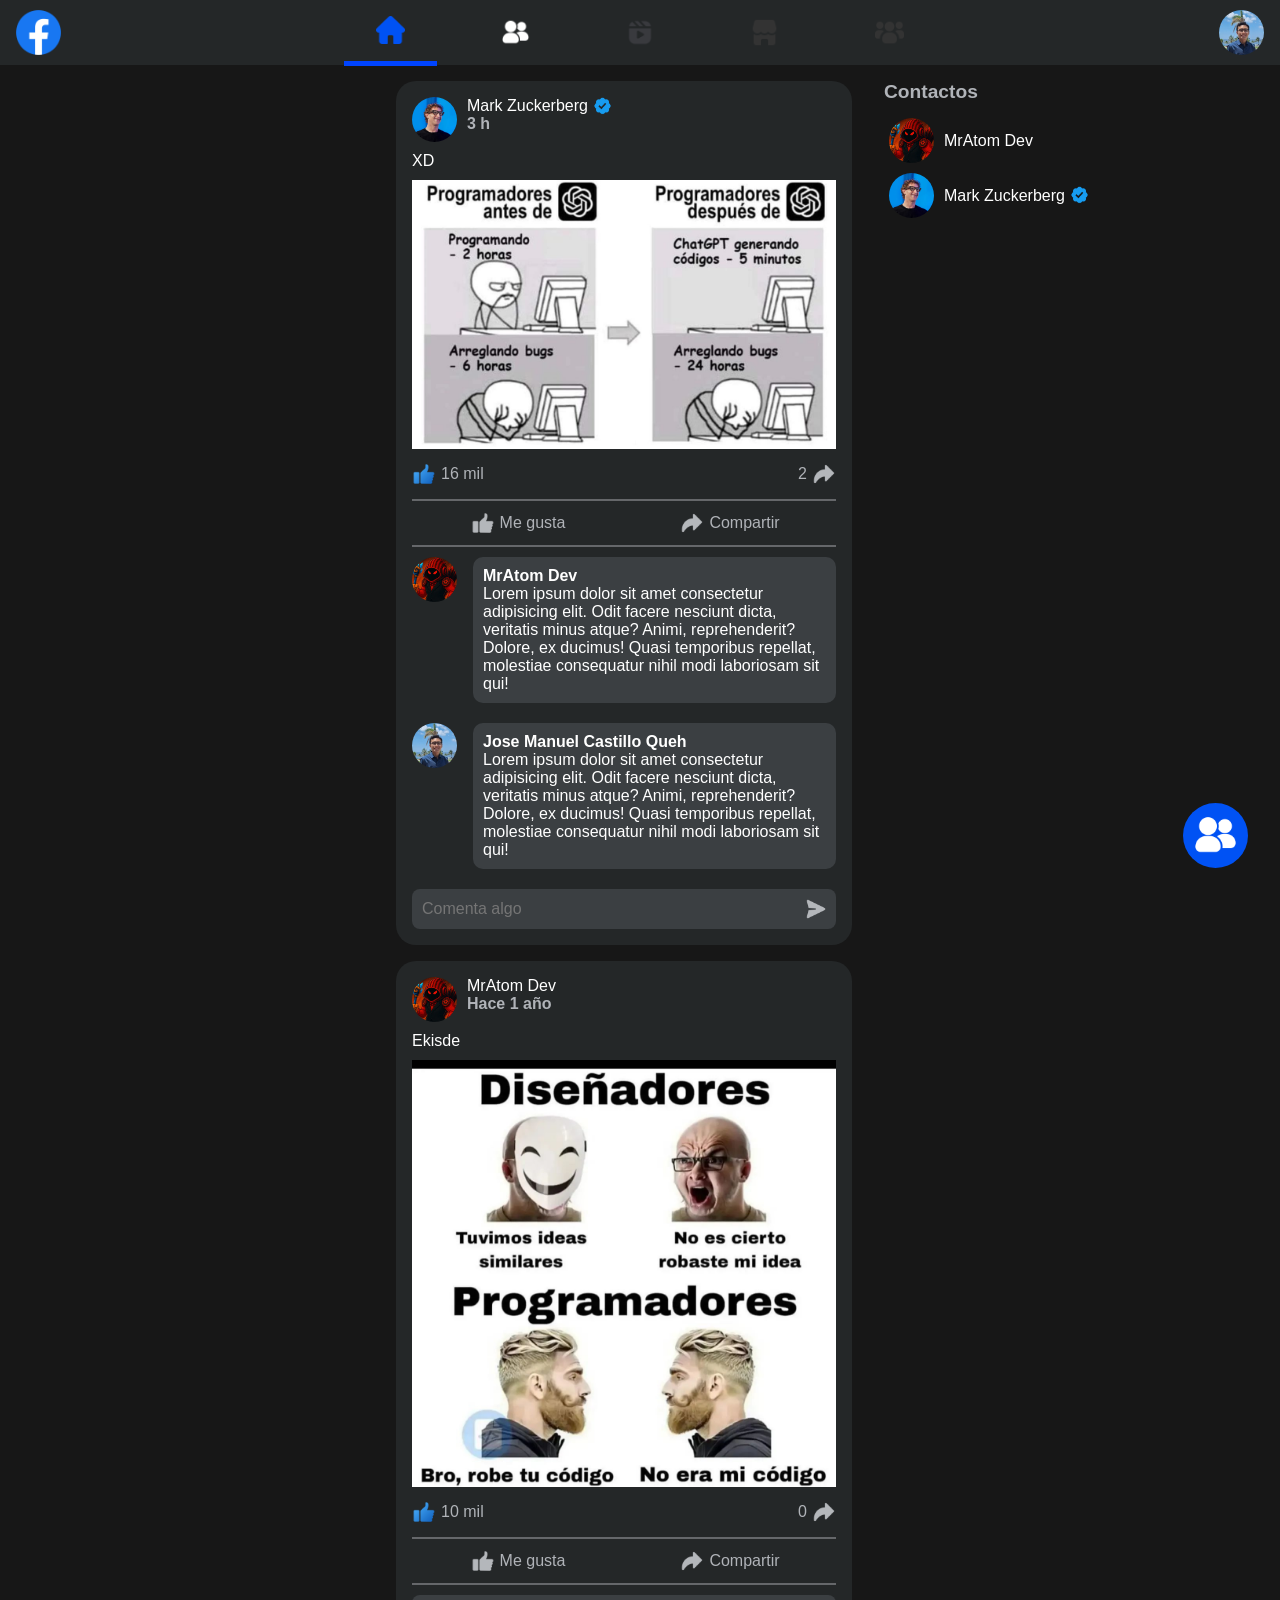
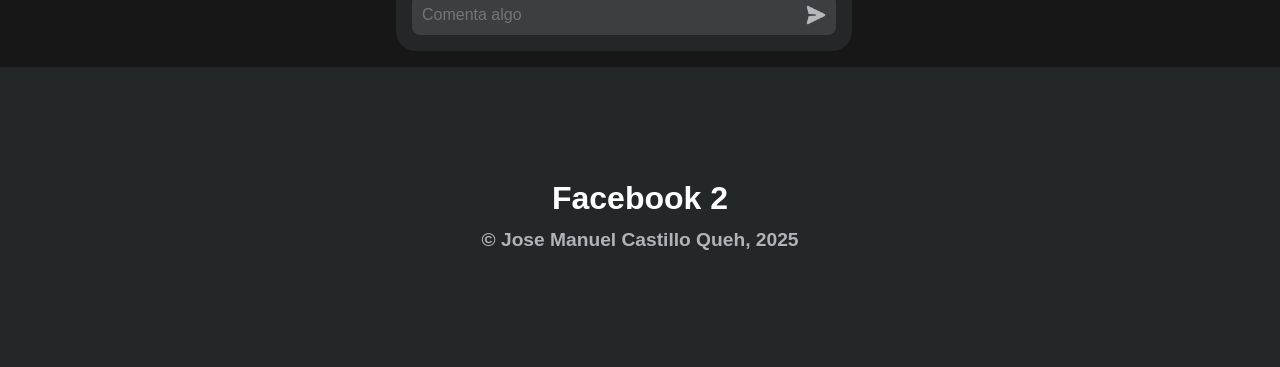
<file: index.html>
<!DOCTYPE html>
<html lang="en">
<head>
    <meta charset="UTF-8">
    <meta name="viewport" content="width=device-width, initial-scale=1.0">

    <title>Facebook 2</title>
    <link rel="shortcut icon" href="img/icon.png" type="image/x-icon">

    <link rel="stylesheet" href="css/main.css">
    <link rel="stylesheet" href="css/index.css">
</head>
<body>
    <div id="root">
        <header>
            <a href="index.html" id="logo">
                <img src="img/icon.png" alt="Facebook icon">
            </a>

            <div id="menu">
                <a href="index.html">
                    <img src="img/home.png" alt="Home img">
                </a>
                <a href="Contacts.html">
                    <img src="img/friends.png" alt="Friends img">
                </a>
                <a href="#">
                    <img src="img/videos.png" alt="Videos img">
                </a>
                <a href="#">
                    <img src="img/marketplace.png" alt="Marketplace img">
                </a>
                <a href="#">
                    <img src="img/groups.png" alt="Groups img">
                </a>
            </div>

            <a href="CastilloQueh.html" id="avatar">
                <img src="content/avatars/profile-3.jpg" alt="User Avatar icon">
            </a>
        </header>
        
        <main id="feed">
            <section></section>

            <section id="content">
                <div class="post">
                    <div class="post-header">
                        <a href="MarkZukerberg.html" class="post-profile">
                            <img class="post-avatar" src="content/avatars/profile-1.jpg" alt="">

                            <p> Mark Zuckerberg 
                                <span class="verified">
                                    <img src="img/verified.png" alt="">
                                </span> 
                            </br> <span>3 h</span> </p>
                        </a>

                        <div class="post-content">
                            <p>XD</p>
                        </div>
                    </div>

                    <div class="post-img">
                        <img src="content/posts/post3.jpeg" alt="">
                    </div>

                    <div class="post-info">
                        <div class="reactions">
                            <img src="img/like.png" alt="">
                            <p>16 mil</p>
                        </div>

                        <div class="info">
                            <p>2</p>
                            <img src="img/share.png" alt="">
                        </div>
                    </div>

                    <hr>
                    <div class="interactions">
                        <a>   
                            <img src="img/nolike.png" alt="">
                            <p>Me gusta</p>
                        </a>

                        <a>
                            <img src="img/share.png" alt="">
                            <p>Compartir</p>
                        </a>    
                    </div>
                    <hr>
                    
                    <div class="post-comments">

                        <div class="comment">
                            <a href="MrAtomDev.html" class="profile">
                                <img src="content/avatars/profile-2.jpg" alt="">
                            </a>

                            <div class="comment-info">
                                <a href="MrAtomDev.html">MrAtom Dev</a>
                                <p>Lorem ipsum dolor sit amet consectetur adipisicing elit. Odit facere nesciunt dicta, veritatis minus atque? Animi, reprehenderit? Dolore, ex ducimus! Quasi temporibus repellat, molestiae consequatur nihil modi laboriosam sit qui!</p>
                            </div>
                        </div>

                        <div class="comment">
                            <a href="CastilloQueh.html" class="profile">
                                <img src="content/avatars/profile-3.jpg" alt="">
                            </a>

                            <div class="comment-info">
                                <a href="CastilloQueh.html">Jose Manuel Castillo Queh</a>
                                <p>Lorem ipsum dolor sit amet consectetur adipisicing elit. Odit facere nesciunt dicta, veritatis minus atque? Animi, reprehenderit? Dolore, ex ducimus! Quasi temporibus repellat, molestiae consequatur nihil modi laboriosam sit qui!</p>
                            </div>
                        </div>


                    </div>

                    <div class="post-mk-comment">
                        <input type="text" placeholder="Comenta algo">
                        <img src="img/send.png" alt="">
                    </div>
                </div>

                <div class="post">
                    <div class="post-header">
                        <a href="MrAtomDev.html" class="post-profile">
                            <img class="post-avatar" src="content/avatars/profile-2.jpg" alt="">

                            <p> MrAtom Dev
                            </br> <span>Hace 1 año</span> </p>
                        </a>

                        <div class="post-content">
                            <p>Ekisde</p>
                        </div>
                    </div>

                    <div class="post-img">
                        <img src="content/posts/post1.jpeg" alt="">
                    </div>

                    <div class="post-info">
                        <div class="reactions">
                            <img src="img/like.png" alt="">
                            <p>10 mil</p>
                        </div>

                        <div class="info">
                            <p>0</p>
                            <img src="img/share.png" alt="">
                        </div>
                    </div>

                    <hr>
                    <div class="interactions">
                        <a>   
                            <img src="img/nolike.png" alt="">
                            <p>Me gusta</p>
                        </a>

                        <a>
                            <img src="img/share.png" alt="">
                            <p>Compartir</p>
                        </a>    
                    </div>
                    <hr>
                    
                    <div class="post-comments"></div>

                    <div class="post-mk-comment">
                        <input type="text" placeholder="Comenta algo">
                        <img src="img/send.png" alt="">
                    </div>
                </div>
                
            </section>

            <section id="contacts-field">
                <h2>Contactos</h2>

                <div id="contacts-list">
                    <a href="MrAtomDev.html">
                        <img class="avatar" src="content/avatars/profile-2.jpg" alt="">
                        <span>MrAtom Dev</span>
                    </a>

                    <a href="MarkZukerberg.html">
                        <img class="avatar" src="content/avatars/profile-1.jpg" alt="">

                        <span> Mark Zuckerberg 
                            <span class="verified">
                                <img src="img/verified.png" alt="">
                            </span> 
                        </span>
                    </a>
                </div>
            </section>
        </main>

        <a id="bubble-btn-contacts" href="Contacts.html">
            <img src="img/friends.png" alt="">
        </a>

        <footer>
            <p>
                Facebook 2
                <br>
                <span>
                    © Jose Manuel Castillo Queh, 2025
                </span>
            </p>
        </footer>
    </div>
</body>
</html>
</file>
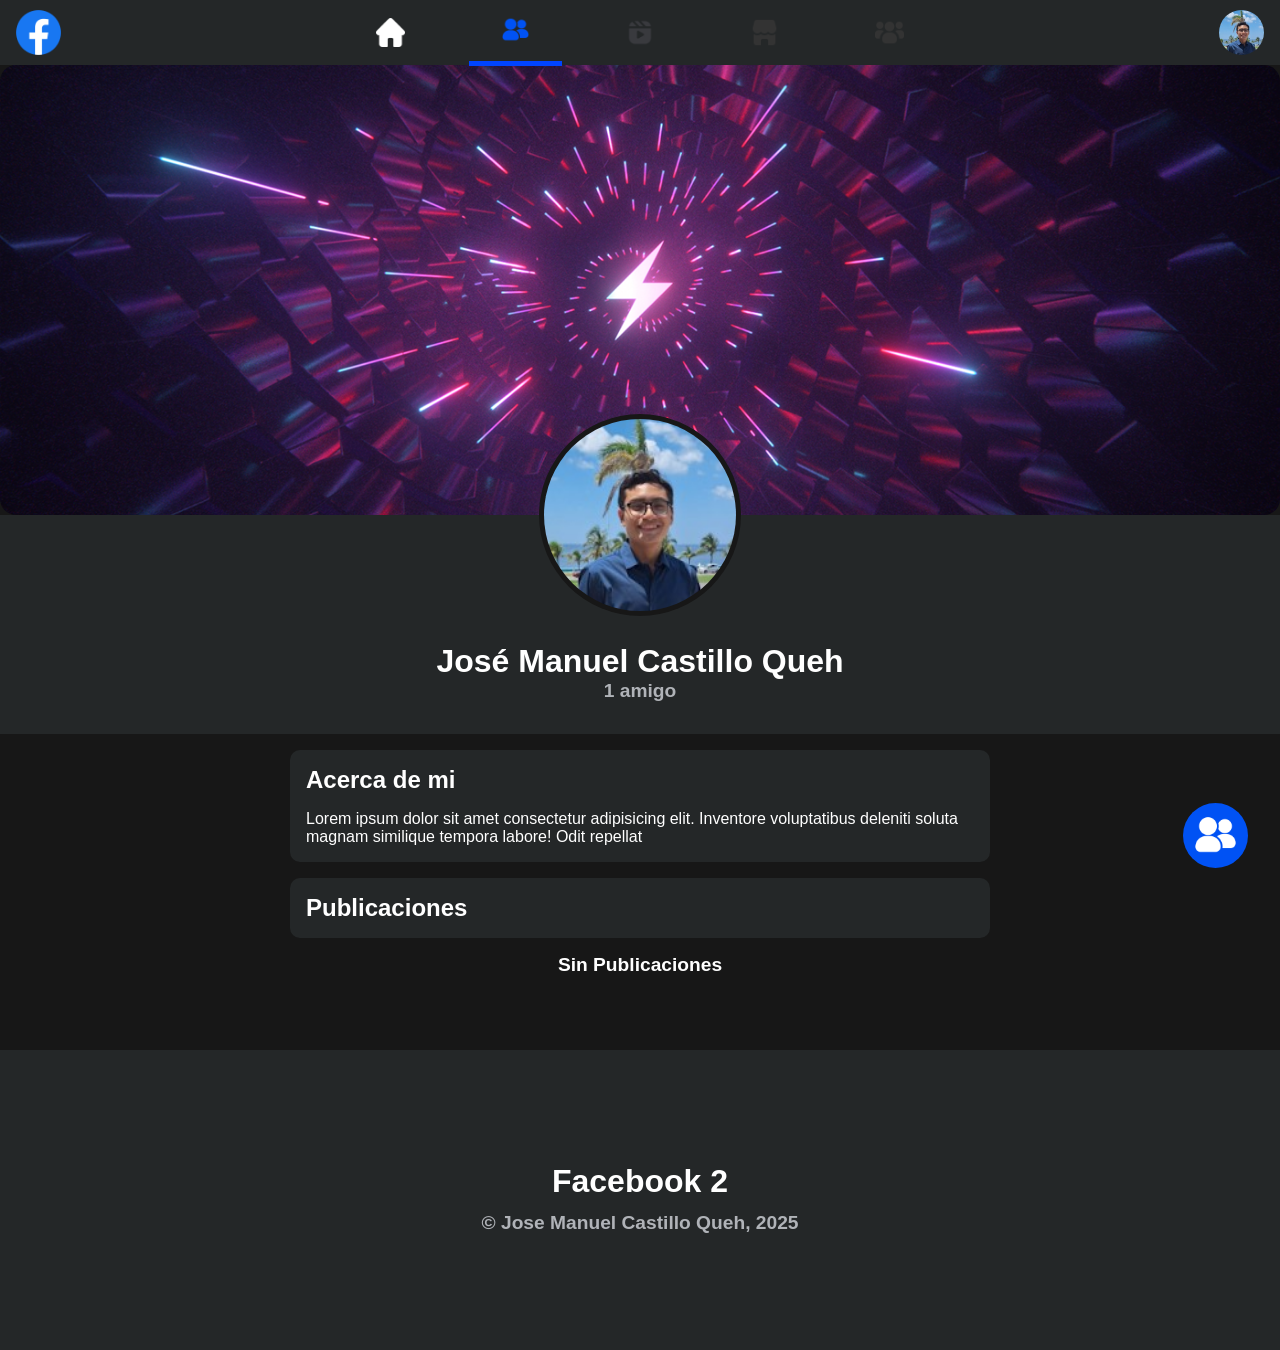
<file: CastilloQueh.html>
<!DOCTYPE html>
<html lang="en">
  <head>
    <meta charset="UTF-8" />
    <meta name="viewport" content="width=device-width, initial-scale=1.0" />
    <title>Facebook 2 - Jose Manuel Castillo Queh</title>

    <link rel="shortcut icon" href="img/icon.png" type="image/x-icon" />

    <link rel="stylesheet" href="css/main.css" />
    <link rel="stylesheet" href="css/profile.css" />
  </head>
  <body>
    <div id="root">
      <header>
      <a href="index.html" id="logo">
        <img src="img/icon.png" alt="Facebook icon" />
      </a>

      <div id="menu">
        <a href="index.html">
          <img src="img/home.png" alt="Home img" />
        </a>
        <a href="Contacts.html">
          <img src="img/friends.png" alt="Friends img" />
        </a>
        <a href="#">
          <img src="img/videos.png" alt="Videos img" />
        </a>
        <a href="#">
          <img src="img/marketplace.png" alt="Marketplace img" />
        </a>
        <a href="#">
          <img src="img/groups.png" alt="Groups img" />
        </a>
      </div>

      <a href="CastilloQueh.html" id="avatar">
        <img src="content/avatars/profile-3.jpg" alt="User Avatar icon" />
      </a>
    </header>

    <main>
      <div id="profile-info">
        <div id="cover">
          <img src="content/covers/random.png" alt="">
        </div>

        <div id="user-info">
          <div id="user-avatar">
            <img src="content/avatars/profile-3.jpg" alt="" />
          </div>

          <div id="user-general-info">
            <p>José Manuel Castillo Queh</p>
            <p>1 amigo</p>
          </div>
        </div>
      </div>

      <div id="about-user">
        <div id="about-me">
          <section id="content-section">
              <section id="info-about-me" class="user-section">
                <p class="title">Acerca de mi</p>

                <p>
                  Lorem ipsum dolor sit amet consectetur adipisicing elit. Inventore
                  voluptatibus deleniti soluta magnam similique tempora labore! Odit
                  repellat
                </p>
              </section>
            </section>
        </div>

        <div id="posts">
            <section id="content">
                <p class="title user-section">Publicaciones</p>

                <p id="no-posts">Sin Publicaciones</p>
            </section>
        </div>
      </div>
    </main>

    <a id="bubble-btn-contacts" href="Contacts.html">
      <img src="img/friends.png" alt="" />
    </a>

    <footer>
      <p>
        Facebook 2
        <br />
        <span> © Jose Manuel Castillo Queh, 2025 </span>
      </p>
    </footer>
    </div>
  </body>
</html>
</file>
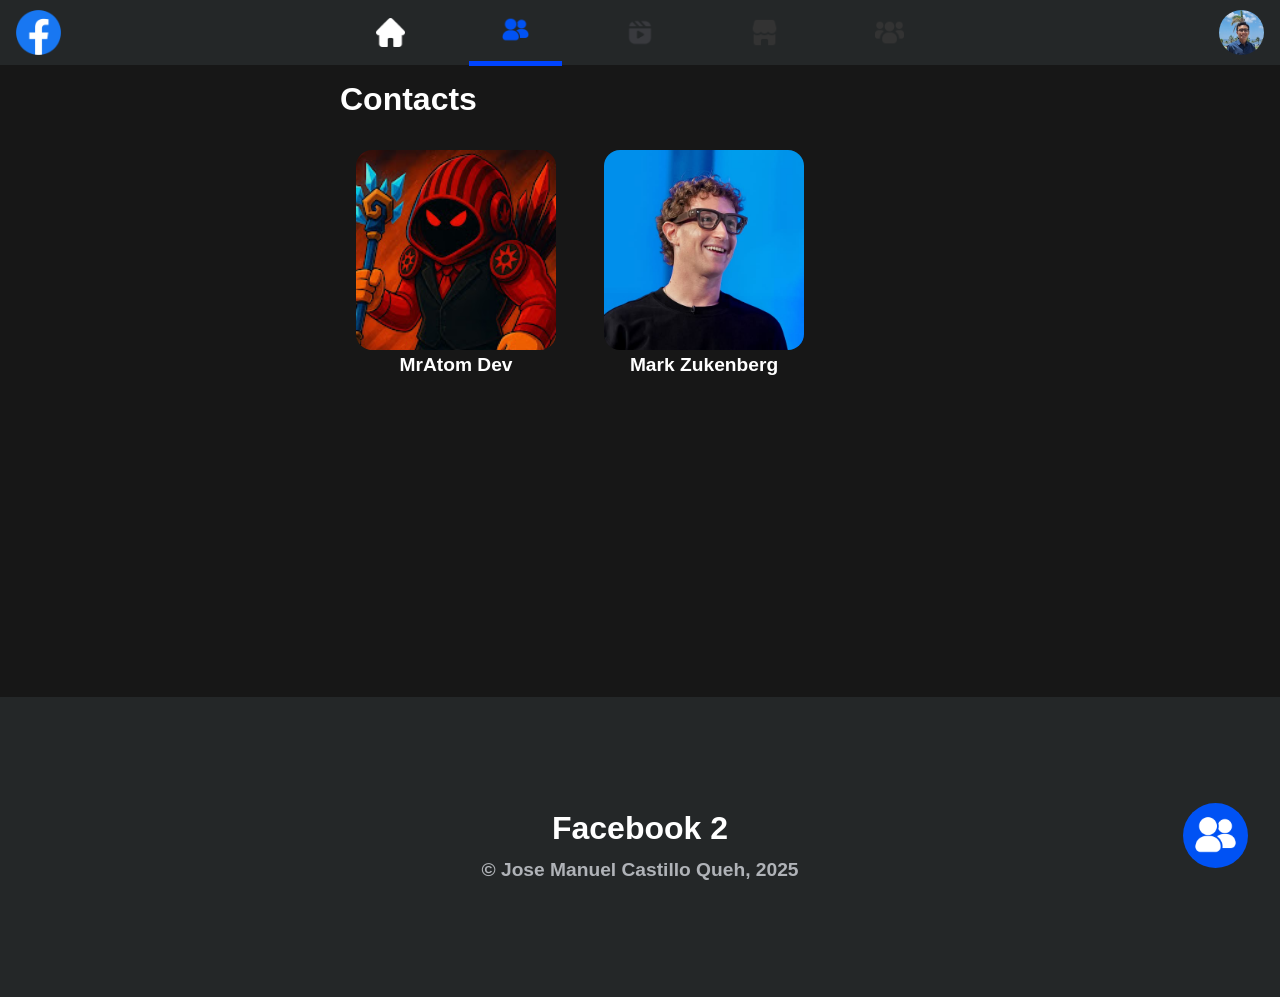
<file: Contacts.html>
<!DOCTYPE html>
<html lang="en">
  <head>
    <meta charset="UTF-8" />
    <meta name="viewport" content="width=device-width, initial-scale=1.0" />
    <title>Facebook 2: Contacts</title>

    <link rel="stylesheet" href="css/main.css" />
    <link rel="stylesheet" href="css/contacts.css" />
  </head>
  <body>
    <div id="root">
      <header>
        <a href="index.html" id="logo">
          <img src="img/icon.png" alt="Facebook icon" />
        </a>

        <div id="menu">
          <a href="index.html">
            <img src="img/home.png" alt="Home img" />
          </a>
          <a href="Contacts.html">
            <img src="img/friends.png" alt="Friends img" />
          </a>
          <a href="#">
            <img src="img/videos.png" alt="Videos img" />
          </a>
          <a href="#">
            <img src="img/marketplace.png" alt="Marketplace img" />
          </a>
          <a href="#">
            <img src="img/groups.png" alt="Groups img" />
          </a>
        </div>

        <a href="CastilloQueh.html" id="avatar">
          <img src="content/avatars/profile-3.jpg" alt="User Avatar icon" />
        </a>
      </header>

      <main>
        <h1>Contacts</h1>

        <div id="contacts-list">
          <a href="MrAtomDev.html">
            <img src="content/avatars/profile-2.jpg" alt="" />
            <p>MrAtom Dev</p>
          </a>

          <a href="MarkZukerberg.html">
            <img src="content/avatars/profile-1.jpg" alt="" />
            <p>Mark Zukenberg</p>
          </a>
        </div>
      </main>

      <a id="bubble-btn-contacts" href="Contacts.html">
        <img src="img/friends.png" alt="" />
      </a>

      <footer>
        <p>
          Facebook 2
          <br />
          <span> © Jose Manuel Castillo Queh, 2025 </span>
        </p>
      </footer>
    </div>
  </body>
</html>
</file>
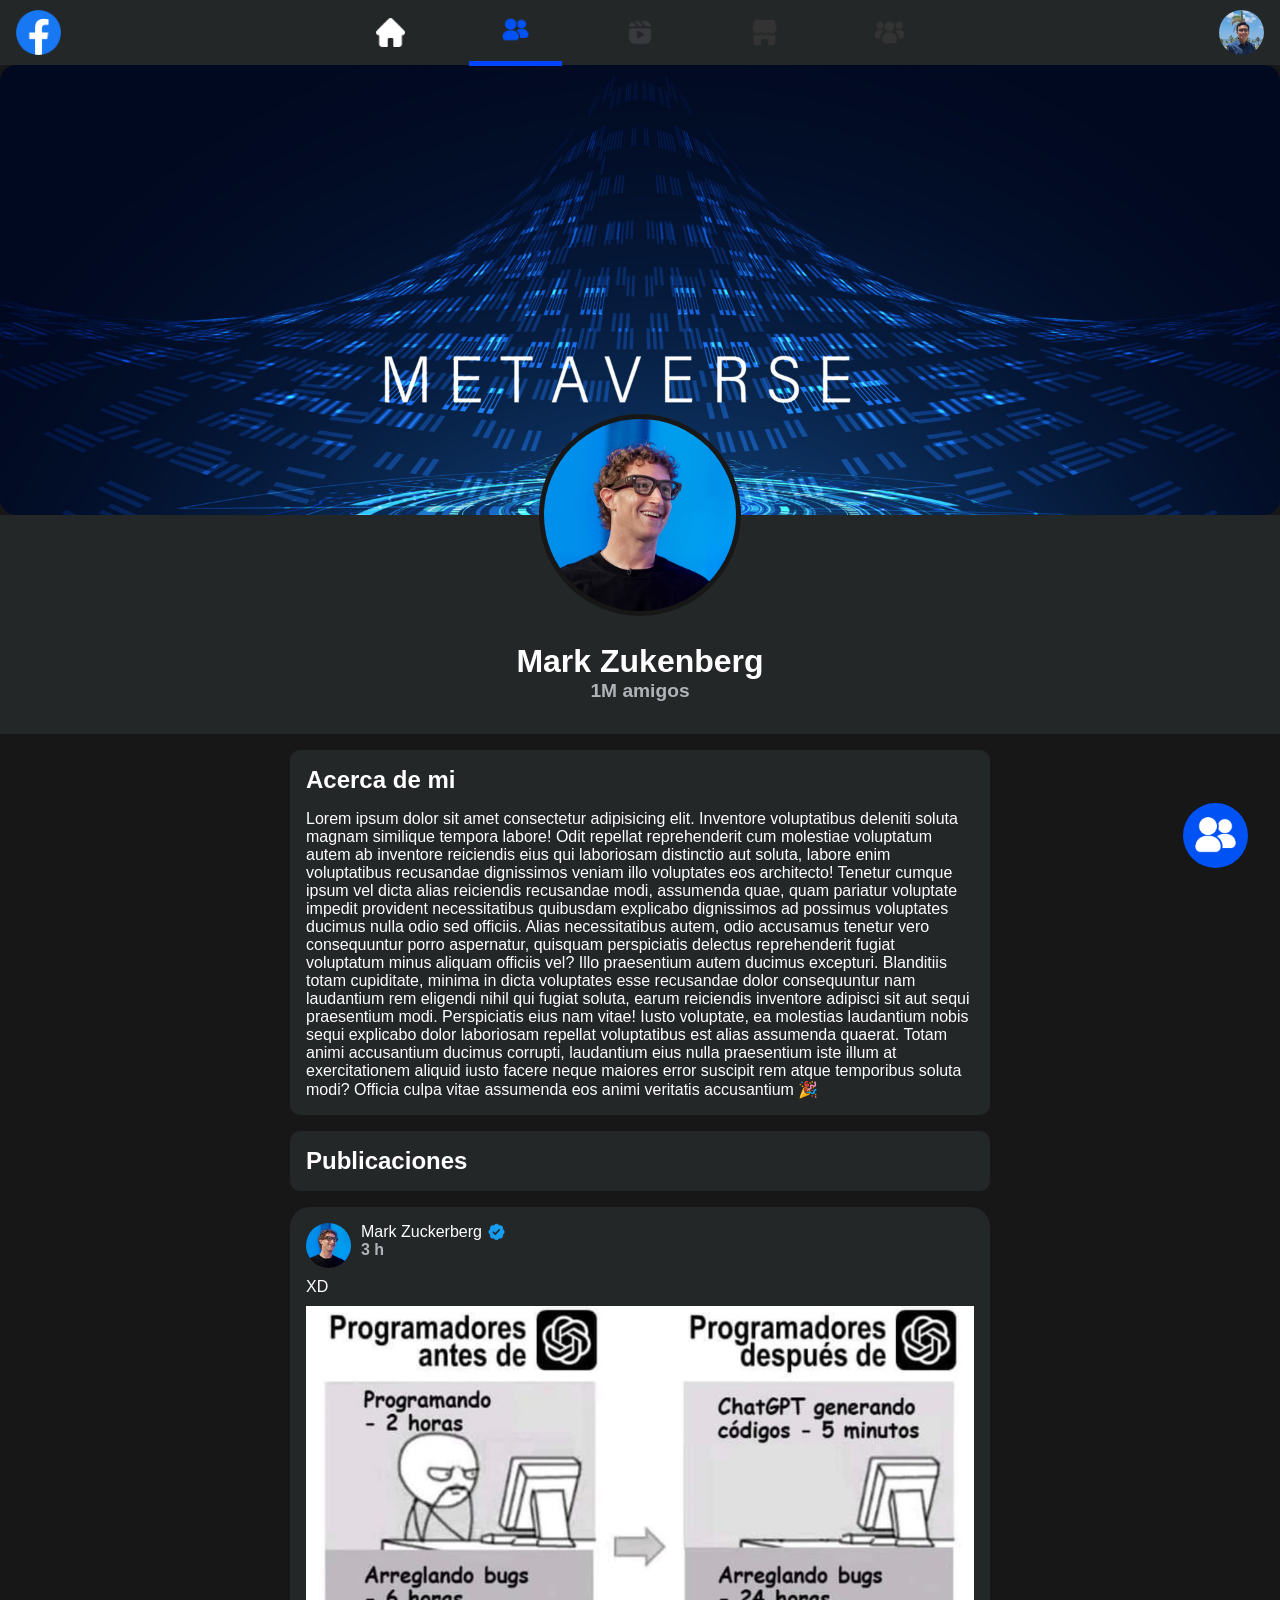
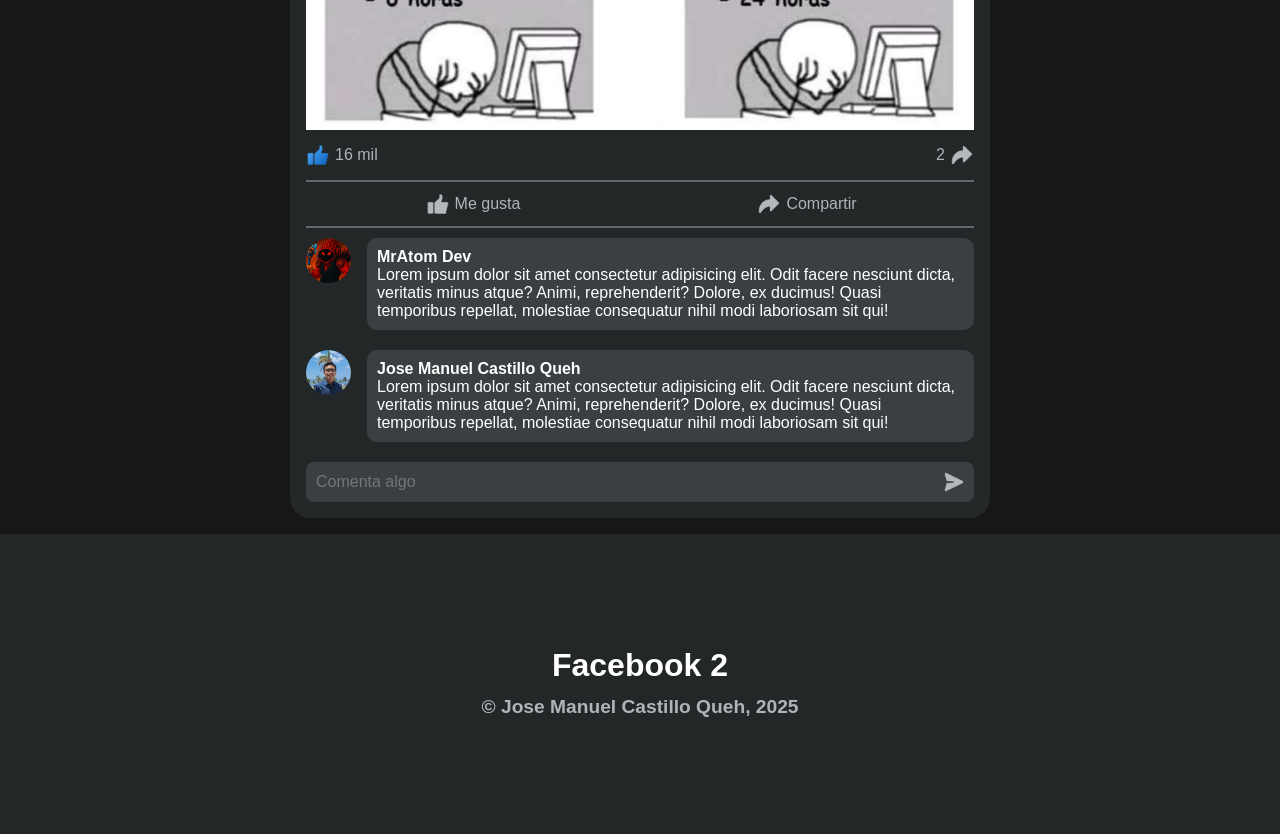
<file: MarkZukerberg.html>
<!DOCTYPE html>
<html lang="en">
  <head>
    <meta charset="UTF-8" />
    <meta name="viewport" content="width=device-width, initial-scale=1.0" />
    <title>Facebook 2 - Mark Zukenberg</title>

    <link rel="shortcut icon" href="img/icon.png" type="image/x-icon" />

    <link rel="stylesheet" href="css/main.css" />
    <link rel="stylesheet" href="css/profile.css" />
  </head>
  <body>
    <div id="root">
      <header>
      <a href="index.html" id="logo">
        <img src="img/icon.png" alt="Facebook icon" />
      </a>

      <div id="menu">
        <a href="index.html">
          <img src="img/home.png" alt="Home img" />
        </a>
        <a href="Contacts.html">
          <img src="img/friends.png" alt="Friends img" />
        </a>
        <a href="#">
          <img src="img/videos.png" alt="Videos img" />
        </a>
        <a href="#">
          <img src="img/marketplace.png" alt="Marketplace img" />
        </a>
        <a href="#">
          <img src="img/groups.png" alt="Groups img" />
        </a>
      </div>

      <a href="CastilloQueh.html" id="avatar">
        <img src="content/avatars/profile-3.jpg" alt="User Avatar icon" />
      </a>
      </header>

      <main>
        <div id="profile-info">
          <div id="cover">
            <img src="content/covers/meta-back.jpg" alt="">
          </div>

          <div id="user-info">
            <div id="user-avatar">
              <img src="content/avatars/profile-1.jpg" alt="" />
            </div>

            <div id="user-general-info">
              <p>Mark Zukenberg</p>
              <p>1M amigos</p>
            </div>
          </div>
        </div>

        <div id="about-user">
          <div id="about-me">

            <section id="content-section">
              <section id="info-about-me" class="user-section">
                <p class="title">Acerca de mi</p>

                <p>
                  Lorem ipsum dolor sit amet consectetur adipisicing elit. Inventore
                  voluptatibus deleniti soluta magnam similique tempora labore! Odit
                  repellat reprehenderit cum molestiae voluptatum autem ab inventore
                  reiciendis eius qui laboriosam distinctio aut soluta, labore enim
                  voluptatibus recusandae dignissimos veniam illo voluptates eos
                  architecto! Tenetur cumque ipsum vel dicta alias reiciendis
                  recusandae modi, assumenda quae, quam pariatur voluptate impedit
                  provident necessitatibus quibusdam explicabo dignissimos ad
                  possimus voluptates ducimus nulla odio sed officiis. Alias
                  necessitatibus autem, odio accusamus tenetur vero consequuntur
                  porro aspernatur, quisquam perspiciatis delectus reprehenderit
                  fugiat voluptatum minus aliquam officiis vel? Illo praesentium
                  autem ducimus excepturi. Blanditiis totam cupiditate, minima in
                  dicta voluptates esse recusandae dolor consequuntur nam laudantium
                  rem eligendi nihil qui fugiat soluta, earum reiciendis inventore
                  adipisci sit aut sequi praesentium modi. Perspiciatis eius nam
                  vitae! Iusto voluptate, ea molestias laudantium nobis sequi
                  explicabo dolor laboriosam repellat voluptatibus est alias
                  assumenda quaerat. Totam animi accusantium ducimus corrupti,
                  laudantium eius nulla praesentium iste illum at exercitationem
                  aliquid iusto facere neque maiores error suscipit rem atque
                  temporibus soluta modi? Officia culpa vitae assumenda eos animi
                  veritatis accusantium 🎉
                </p>
              </section>
            </section>
          </div>

          <div id="posts">
              <section id="content">
                  <p class="title user-section">Publicaciones</p>

                  <div class="post">
                      <div class="post-header">
                          <a href="MarkZukerberg.html" class="post-profile">
                              <img class="post-avatar" src="content/avatars/profile-1.jpg" alt="">

                              <p> Mark Zuckerberg 
                                  <span class="verified">
                                      <img src="img/verified.png" alt="">
                                  </span> 
                              </br> <span>3 h</span> </p>
                          </a>

                          <div class="post-content">
                              <p>XD</p>
                          </div>
                      </div>

                      <div class="post-img">
                          <img src="content/posts/post3.jpeg" alt="">
                      </div>

                      <div class="post-info">
                          <div class="reactions">
                              <img src="img/like.png" alt="">
                              <p>16 mil</p>
                          </div>

                          <div class="info">
                              <p>2</p>
                              <img src="img/share.png" alt="">
                          </div>
                      </div>

                      <hr>
                      <div class="interactions">
                          <a>   
                              <img src="img/nolike.png" alt="">
                              <p>Me gusta</p>
                          </a>

                          <a>
                              <img src="img/share.png" alt="">
                              <p>Compartir</p>
                          </a>    
                      </div>
                      <hr>
                      
                      <div class="post-comments">

                          <div class="comment">
                              <a href="MrAtomDev.html" class="profile">
                                  <img src="content/avatars/profile-2.jpg" alt="">
                              </a>

                              <div class="comment-info">
                                  <a href="MrAtomDev.html">MrAtom Dev</a>
                                  <p>Lorem ipsum dolor sit amet consectetur adipisicing elit. Odit facere nesciunt dicta, veritatis minus atque? Animi, reprehenderit? Dolore, ex ducimus! Quasi temporibus repellat, molestiae consequatur nihil modi laboriosam sit qui!</p>
                              </div>
                          </div>

                          <div class="comment">
                              <a href="CastilloQueh.html" class="profile">
                                  <img src="content/avatars/profile-3.jpg" alt="">
                              </a>

                              <div class="comment-info">
                                  <a href="CastilloQueh.html">Jose Manuel Castillo Queh</a>
                                  <p>Lorem ipsum dolor sit amet consectetur adipisicing elit. Odit facere nesciunt dicta, veritatis minus atque? Animi, reprehenderit? Dolore, ex ducimus! Quasi temporibus repellat, molestiae consequatur nihil modi laboriosam sit qui!</p>
                              </div>
                          </div>


                      </div>

                      <div class="post-mk-comment">
                          <input type="text" placeholder="Comenta algo">
                          <img src="img/send.png" alt="">
                      </div>
                  </div>
              </section>
          </div>
        </div>
      </main>

      <a id="bubble-btn-contacts" href="Contacts.html">
        <img src="img/friends.png" alt="" />
      </a>

      <footer>
        <p>
          Facebook 2
          <br />
          <span> © Jose Manuel Castillo Queh, 2025 </span>
        </p>
      </footer>
    </div>
  </body>
</html>
</file>
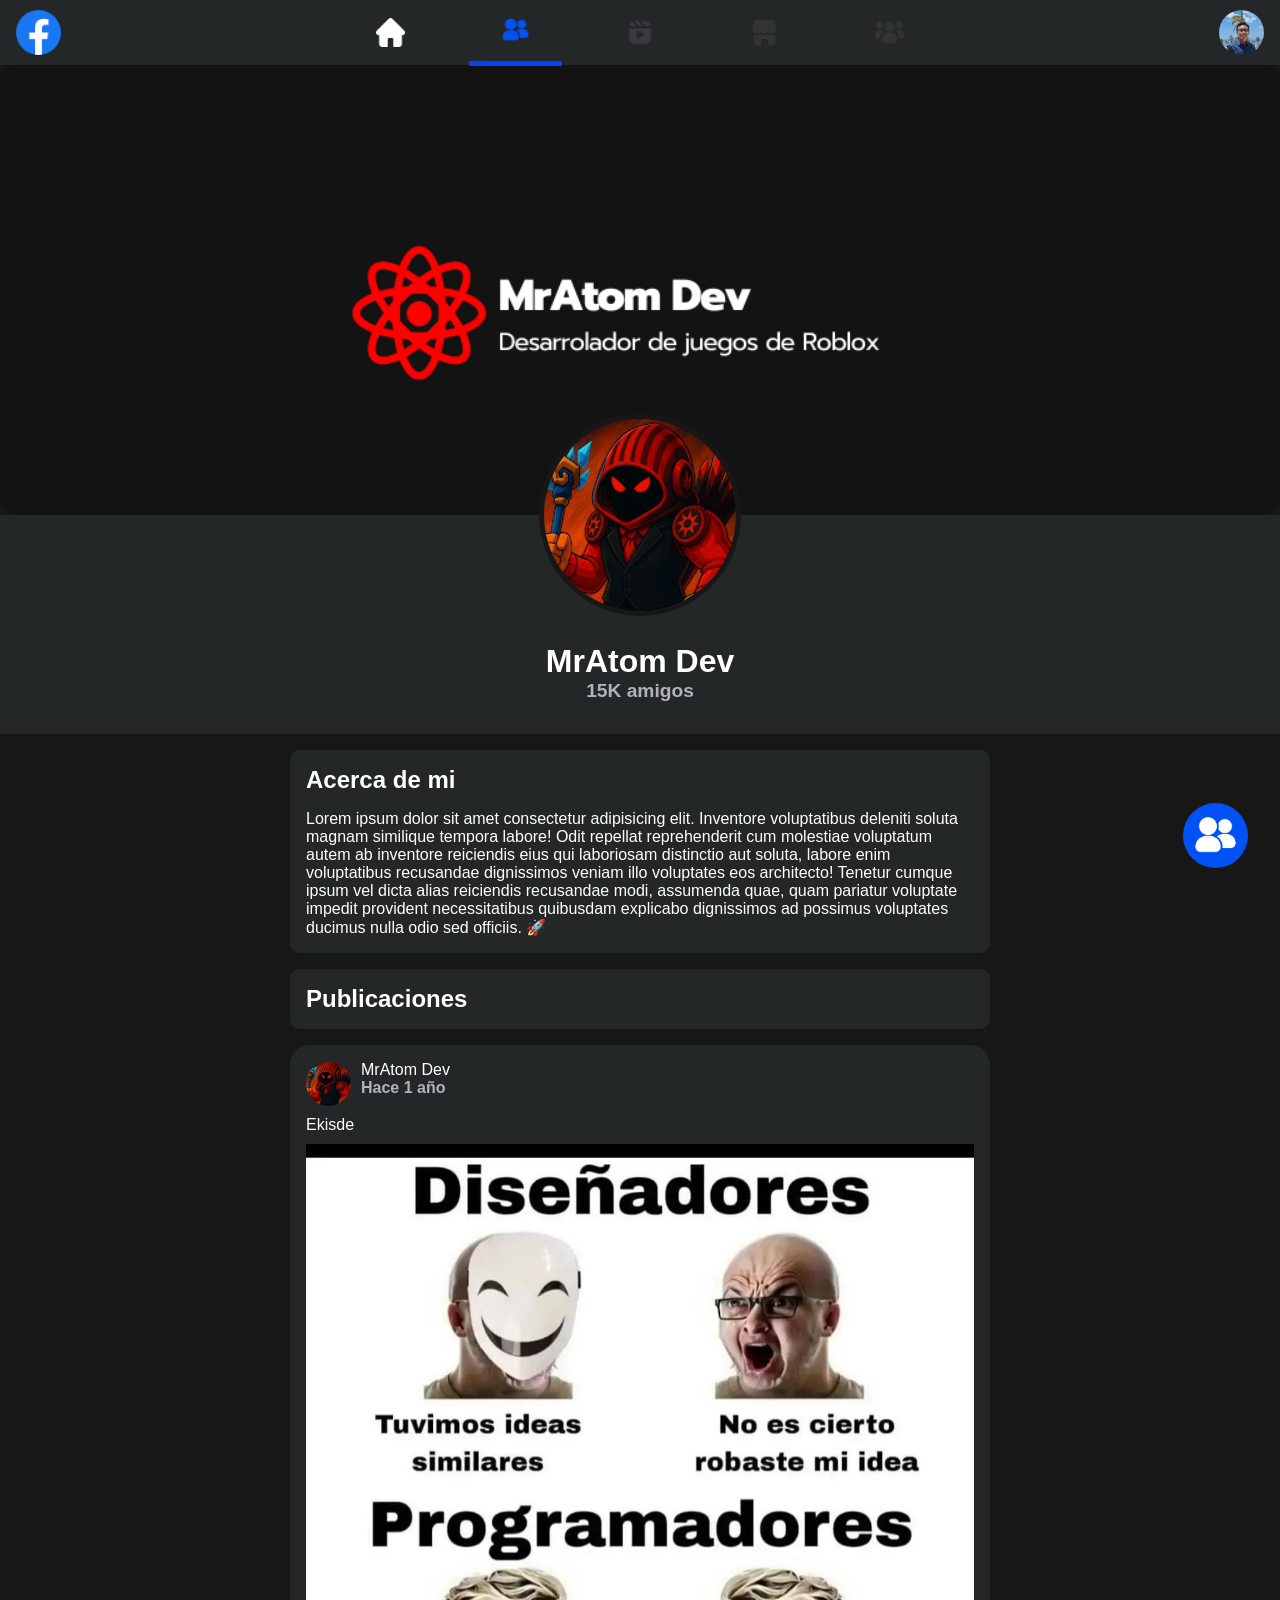
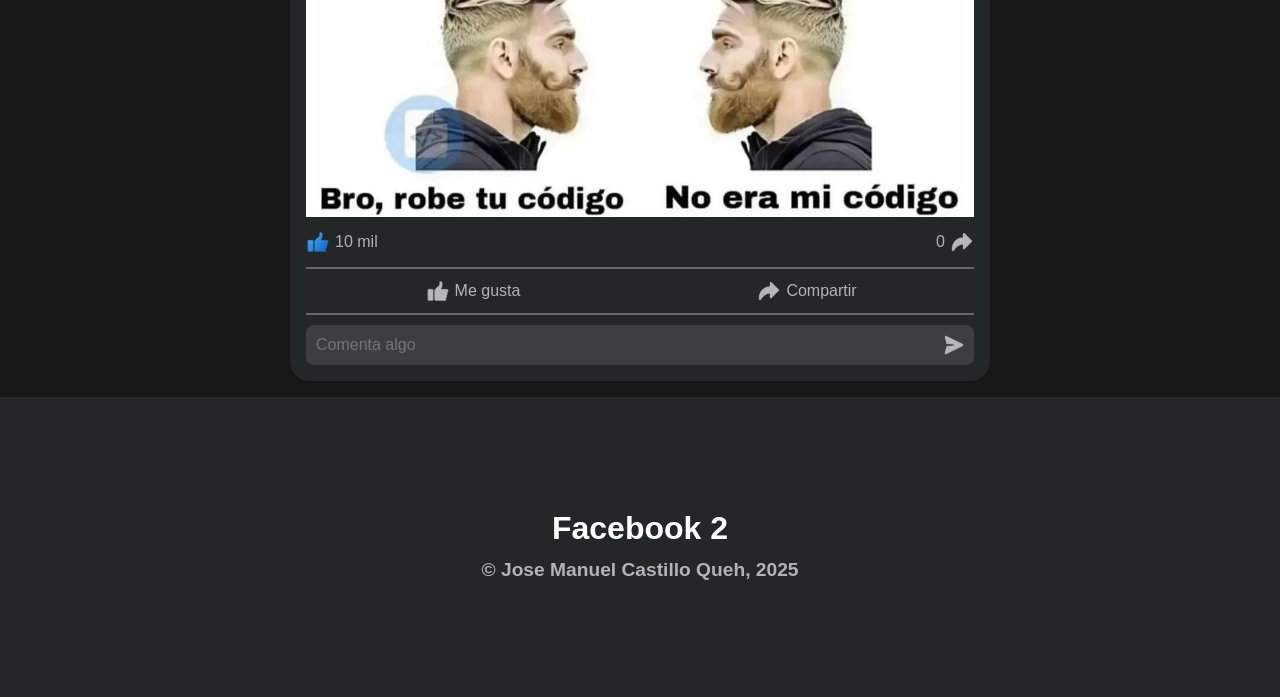
<file: MrAtomDev.html>
<!DOCTYPE html>
<html lang="en">
  <head>
    <meta charset="UTF-8" />
    <meta name="viewport" content="width=device-width, initial-scale=1.0" />
    <title>Facebook 2 - MrAtom Dev</title>

    <link rel="shortcut icon" href="img/icon.png" type="image/x-icon" />

    <link rel="stylesheet" href="css/main.css" />
    <link rel="stylesheet" href="css/profile.css" />
  </head>
  <body>
    <div id="root">
      <header>
        <a href="index.html" id="logo">
          <img src="img/icon.png" alt="Facebook icon" />
        </a>

        <div id="menu">
          <a href="index.html">
            <img src="img/home.png" alt="Home img" />
          </a>
          <a href="Contacts.html">
            <img src="img/friends.png" alt="Friends img" />
          </a>
          <a href="#">
            <img src="img/videos.png" alt="Videos img" />
          </a>
          <a href="#">
            <img src="img/marketplace.png" alt="Marketplace img" />
          </a>
          <a href="#">
            <img src="img/groups.png" alt="Groups img" />
          </a>
        </div>

        <a href="CastilloQueh.html" id="avatar">
          <img src="content/avatars/profile-3.jpg" alt="User Avatar icon" />
        </a>
      </header>

      <main>
        <div id="profile-info">
          <div id="cover">
            <img src="content/covers/cover-atom.png" alt="">
          </div>

          <div id="user-info">
            <div id="user-avatar">
              <img src="content/avatars/profile-2.jpg" alt="" />
            </div>

            <div id="user-general-info">
              <p>MrAtom Dev</p>
              <p>15K amigos</p>
            </div>
          </div>
        </div>

        <div id="about-user">
          <div id="about-me">
            <section id="content-section">
              <section id="info-about-me" class="user-section">
                <p class="title">Acerca de mi</p>

                <p>
                  Lorem ipsum dolor sit amet consectetur adipisicing elit. Inventore
                  voluptatibus deleniti soluta magnam similique tempora labore! Odit
                  repellat reprehenderit cum molestiae voluptatum autem ab inventore
                  reiciendis eius qui laboriosam distinctio aut soluta, labore enim
                  voluptatibus recusandae dignissimos veniam illo voluptates eos
                  architecto! Tenetur cumque ipsum vel dicta alias reiciendis
                  recusandae modi, assumenda quae, quam pariatur voluptate impedit
                  provident necessitatibus quibusdam explicabo dignissimos ad
                  possimus voluptates ducimus nulla odio sed officiis. 🚀
                </p>
              </section>
            </section>
          </div>

          <div id="posts">
            <section id="content">
              <p class="title user-section">Publicaciones</p>
                  <div class="post">
                      <div class="post-header">
                          <a href="MrAtomDev.html" class="post-profile">
                              <img class="post-avatar" src="content/avatars/profile-2.jpg" alt="">

                              <p> MrAtom Dev
                              </br> <span>Hace 1 año</span> </p>
                          </a>

                          <div class="post-content">
                              <p>Ekisde</p>
                          </div>
                      </div>

                      <div class="post-img">
                          <img src="content/posts/post1.jpeg" alt="">
                      </div>

                      <div class="post-info">
                          <div class="reactions">
                              <img src="img/like.png" alt="">
                              <p>10 mil</p>
                          </div>

                          <div class="info">
                              <p>0</p>
                              <img src="img/share.png" alt="">
                          </div>
                      </div>

                      <hr>
                      <div class="interactions">
                          <a>   
                              <img src="img/nolike.png" alt="">
                              <p>Me gusta</p>
                          </a>

                          <a>
                              <img src="img/share.png" alt="">
                              <p>Compartir</p>
                          </a>    
                      </div>
                      <hr>
                      
                      <div class="post-comments"></div>

                      <div class="post-mk-comment">
                          <input type="text" placeholder="Comenta algo">
                          <img src="img/send.png" alt="">
                      </div>
                  </div>
            </section>
          </div>
        </div>
      </main>

      <a id="bubble-btn-contacts" href="Contacts.html">
        <img src="img/friends.png" alt="" />
      </a>

      <footer>
        <p>
          Facebook 2
          <br />
          <span> © Jose Manuel Castillo Queh, 2025 </span>
        </p>
      </footer>
    </div>
  </body>
</html>
</file>
<file: css/main.css>
* {
    margin: 0;
    padding: 0;
}

@font-face {
  font-family: "facebook";
  src: url("../fonts/facebook-sans-bold.ttf") format("truetype");
  font-style: bold;
}

@font-face {
  font-family: "facebook";
  src: url("../fonts/facebook-sans-regular.ttf") format("truetype");
  font-style: normal;
}

.gradient {
    font-weight: bold;
    background: linear-gradient(90deg, #00b6e3, #0044ff);
    -webkit-background-clip: text;
    -webkit-text-fill-color: transparent;
    background-clip: text;
    color: transparent;
}

body {
    background-color: #171717;
    font-family: Arial, Helvetica, sans-serif;
    color: white;

    overflow-x: hidden !important;
}

#root {
    overflow-x: hidden;
}

header {
    background-color: #242728;
    padding: 10px 1rem;
    
    display: flex;
    position: sticky;
    top: 0;
    z-index: 999;
}

header div {
    flex: 1;
}

#logo {
    display: flex;
    justify-content: left;
    align-items: center;
}

#logo img{
    font-size: 2rem;
    width: 45px;
    height: 45px;
}

#avatar {
    display: flex;
    justify-content: right;
    align-items: center;
}

#avatar img {
    border-radius: 50%;
    width: 45px;
    height: 45px;
}

#menu {
    display: flex;
    justify-content: center;
    align-items: center;
    gap: 2rem;

    margin: -0.5rem 0;
}

#menu a {
    padding: 0 2rem;
    display: flex;
    align-items: center;
    justify-content: center;
    height: 100%;
}

#menu a img {
    width: 1.8em;
    filter: invert(1);
}

#menu a[href="#"] img {
    filter: invert(0.2);
}
main {
    display: flex;
}

main section {
    flex: 1;
}

#content {
    flex: 1.2;
    max-width: 700px;
    padding: 1rem;
    margin: auto;
}

.post {
    background-color: #242728;
    padding: 1rem;
    border-radius: 20px;
    margin-bottom: 1rem;
}

.post:nth-last-child(1) {
    margin-bottom: 0rem;
}

.post .post-img {
    display: flex;
}

.post .post-img img {
    width: 100%;
    margin: auto;
}

.post .post-header {
    margin-bottom: 10px;
}

.post .post-header .post-profile {
    display: flex;
    gap: 10px;
    text-decoration: none;
    transition: 0.25s;
}

.verified {
    position: relative;
    padding-left: 5px;
}

.verified img {
    width: 1.2rem;
    position: absolute;
    top: 50%;
    transform: translate(0, -50%);
}

.post .post-header .post-profile .post-avatar {
    width: 45px;
    border-radius: 50%;
}

.post .post-header .post-profile p {
    color: #ffffff;
}

.post .post-header .post-profile p span {
    font-weight: bold;
    color: #b0b3b8;
}

.post .post-header .post-content {
    margin-top: 10px;
}

.post-info {
    display: flex;
    color: #b0b3b8;
    height: 30px;
    padding: 10px 0px;
}

.post-info .reactions {
    flex: 1;
    display: flex;
    align-items: center;
    justify-content: left;
    font-size: 1rem;
    gap:5px
}

.post-info .reactions img {
    width: 1.5rem;
    height: 1.5rem;
}

.post-info .info {
    flex: 1;
    display: flex;
    align-items: center;
    justify-content: right;
    font-size: 1rem;
    gap:5px
}

.post-info .info img {
    filter: invert(77%) sepia(8%) saturate(120%) hue-rotate(176deg) brightness(95%) contrast(89%);
    width: 1.5rem;
}

.post hr {
    border: 1px solid #b0b3b875;
}

.interactions {
    display: flex;
}

.interactions a {
    color: #b0b3b8;
    flex: 1;
    display: flex;
    justify-content: center;
    align-items: center;
    gap: 5px;

    cursor: pointer;

    transition: 0.25s;
    border-radius: 5px;
}

.interactions a p {
    font-size: 1rem;
}

.interactions a:hover {
    background-color: #b0b3b856;
}

.interactions a img {
    padding: 10px 0px;
}

.interactions a:hover img {
    scale: 1.1;
}

.interactions a img {
    filter: invert(77%) sepia(8%) saturate(120%) hue-rotate(176deg) brightness(95%) contrast(89%);
    width: 1.5rem;
}

.comment {
    display: flex;
    gap: 1rem;
    padding: 10px 0px;
}

.comment a {
    text-decoration: none;
    font-weight: bold;
    color: white;
}

.comment .profile img {
    width: 45px;
    height: 45px;

    border-radius: 50%;
}

.comment .comment-info {
    border-radius: 10px;
    background: #3b3f42;
    padding: 10px;
}

.post-mk-comment {
    display: flex;
    background-color: #3b3f42;
    border-radius: 0.5rem;
    align-items: center;
    padding: 10px;
    margin-top: 10px;
}

.post-mk-comment input{
    width: 100%;
    font-size: 1rem;
    color: white;
    background-color: transparent;

    border: none;
    outline: none;
    box-shadow: none; 
}

.post-mk-comment img {
    filter: invert(77%) sepia(8%) saturate(120%) hue-rotate(176deg) brightness(95%) contrast(89%);
    width: 20px;
    cursor: pointer;
}   

#contacts-field {
    padding: 1rem;
}

#contacts-field h2{
    color: #b0b3b8;
    font-size: 1.2rem;
    margin-bottom: 10px;
}

#contacts-list a {
    display: flex;
    align-items: center;
    color: white;
    text-decoration: none;
    gap: 10px;
    padding: 5px;
    border-radius: 10px;
}

#contacts-list a:hover {
    background-color: #b0b3b858;
}

#contacts-list a .avatar {
    border-radius: 50%;
    width: 45px;
}

#bubble-btn-contacts {
    background: #0052f4;
    
    position: fixed;
    bottom: 2rem;
    right: 2rem;

    padding: 10px;
    border-radius: 50%;

    display: flex;
    align-items: center;
    justify-content: center;
}

#bubble-btn-contacts img {
    filter: invert(1);
    width: 45px;
}

footer {
    background-color: #242728;
    width: 100%;
    height: 300px;

    display: flex;
    align-items: center;
    justify-content: center;
}

footer p{
    font-weight: bold;
    font-size: 2rem;
    text-align: center
}

footer p span {
    font-size: 1.2rem;
    color: #b0b3b8;
}


/* RESPONSIVE */
@media (max-width: 769px) {
    #menu {
        justify-content: center;
    }

    #menu a {
        padding:0 1rem;
    }

    #menu a[href="#"] {
        display: none;
    }

    #feed section:nth-child(1), #feed section:nth-child(3) {
        display: none;
    }

    #bubble-btn-contacts {
        width: 2rem;
        height: 2rem;

        bottom: 1rem;
        right: 1rem;
    }

    #bubble-btn-contacts img{
        width: 2rem;
        height: 2rem;
    }
}

/* Tablets and computers */
@media (min-width: 1025px) { 

}
</file>
<file: css/index.css>
#menu a:nth-child(1) {
    border-bottom: #0044ff solid 5px;
}

#menu a:nth-child(1) img {
    filter: invert(16%) sepia(100%) saturate(5000%) hue-rotate(220deg) brightness(100%) contrast(100%);
}
</file>
<file: css/profile.css>
#menu a:nth-child(2) {
    border-bottom: #0044ff solid 5px;
}

#menu a:nth-child(2) img {
    filter: invert(16%) sepia(100%) saturate(5000%) hue-rotate(220deg) brightness(100%) contrast(100%);
}

main {
    display: block;
}

#profile-info {
    margin: auto;
    width: 100%;
}

#cover {
    width: 100%;
    height: 450px;

    max-width: 1280px;


    border-radius: 1rem;
    margin-top: -1rem;

    margin: auto;
}

#cover img {
    width: 100%;
    height: 100%;
    object-fit: cover; 
    border-radius: 1rem;
}

#user-info {
    background-color: #242728;
}

#user-general-info {
    padding-left: 2rem;
}

#user-avatar {
    position: relative;
    height: 6rem;
}

#user-avatar img {
    transform: translate(-50%, -50%);
    position: absolute;
    top: 0;
    left: 50%;

    width: 12rem;

    background-color: #171717;
    padding: 5px;
    border-radius: 50%;

    display: block;
    margin: auto;
}

#user-general-info {
    padding: 2rem;
    text-align: center;
}

#user-general-info p:nth-child(1) {
    font-size: 2rem;
    font-weight: bold;
}

#user-general-info p:nth-child(2) {
    font-size: 1.2rem;
    font-weight: bold;
    color: #b0b3b8;
}

#content-section {
    padding: 0 1rem;
}

#info-about-me {
    max-width: calc(700px - 2rem);
    margin: auto;
}

#about-user {
    margin: auto;
    margin-top: 1rem;

    width: 100%;
    max-width: 1280px;

    display: block;
}

.user-section {
    background-color: #242728;
    margin-top: 1rem;
    border-radius: 10px;
    padding: 1rem;
}

#about-user .title {
    font-weight: bold;
    font-size: 1.5rem;
    margin-bottom: 1rem;
    margin-top: 0;
}

#info-about-me {
    background-color: #242728;
    border-radius: 10px;
}

#no-posts {
    font-size: 1.2rem;
    font-weight: bold;
    text-align: center;
    height: 5rem;
}
</file>
<file: css/contacts.css>
#menu a:nth-child(2) {
    border-bottom: #0044ff solid 5px;
}

#menu a:nth-child(2) img {
    filter: invert(16%) sepia(100%) saturate(5000%) hue-rotate(220deg) brightness(100%) contrast(100%);
}

main {
    margin: auto;
    max-width: 600px;
    width: 100%;
    display: block;
    padding: 1rem;
    height: 600px;
}

main h1 {
    margin-bottom: 1rem;
}

#contacts-list {
    display: flex;
    flex-wrap: nowrap;
    gap: 1rem;
}

#contacts-list a {
    display: block;
    padding: 1rem;
}

#contacts-list a img {
    width: 200px;
    border-radius: 1rem;
    transition: 0.25s;
}

#contacts-list a p {
    font-size: 1.2rem;
    font-weight: bold;
    text-align: center;
}

/* RESPONSIVE */

/* Phones */
@media (max-width: 769px) { 
    #contacts-list {
        flex-wrap: wrap;
        gap: 0px;
    }

    #contacts-list a {
        display: flex;
        width: 100%;
    }

    #contacts-list a img {
        width: 70px;
    }
}
</file>
